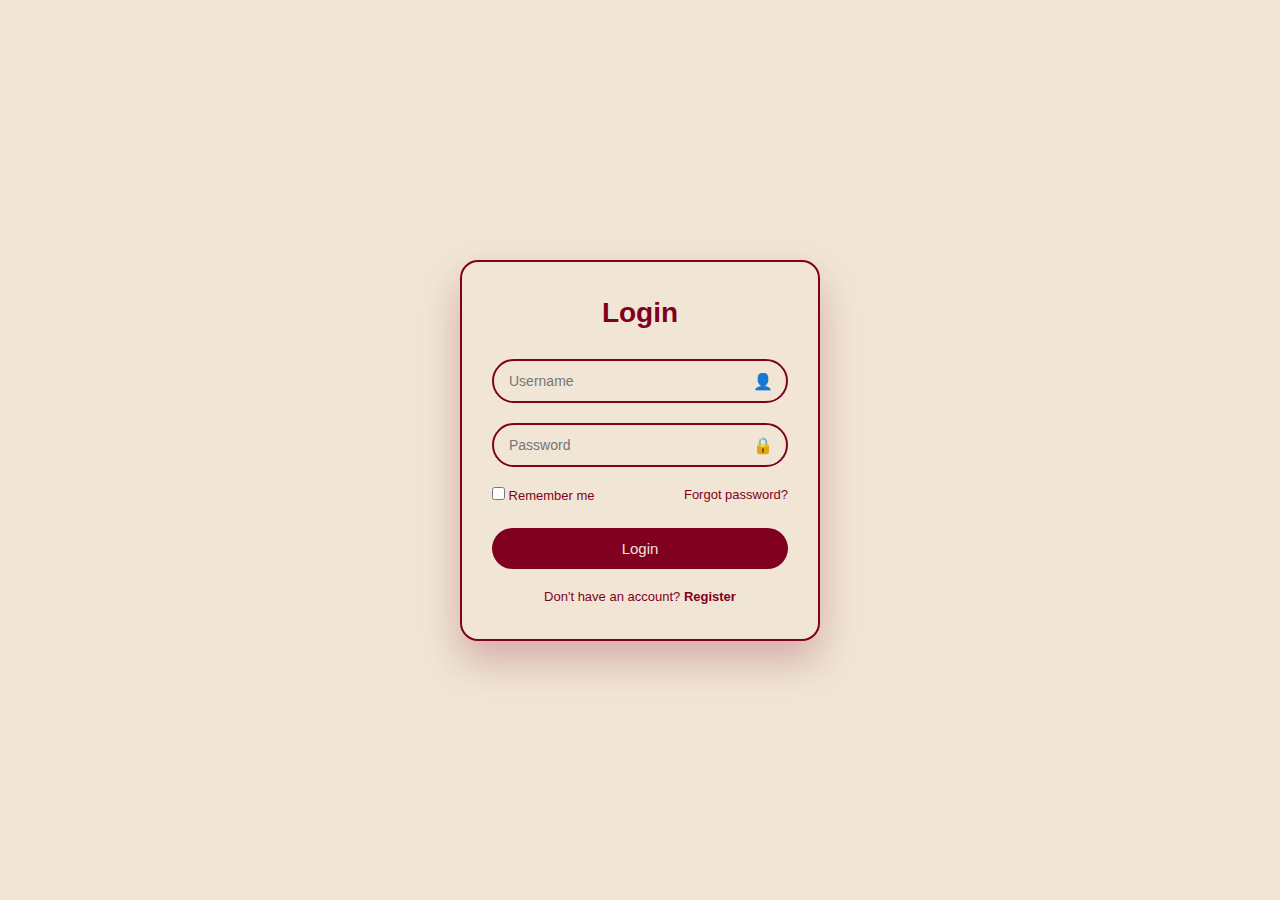
<file: Login.html>
<!DOCTYPE html>
<html lang="en">
  <head>
    <meta charset="UTF-8" />
    <title>Login</title>
    <link rel="stylesheet" href="./css/Login.css" />
  </head>
  <body>
    <div class="login-container">
      <h2>Login</h2>

      <div class="input-box">
        <input type="text" id="username" placeholder="Username" />
        <span class="icon">👤</span>
      </div>

      <div class="input-box">
        <input type="password" id="password" placeholder="Password" />
        <span class="icon">🔒</span>
      </div>

      <div class="options">
        <label> <input type="checkbox" /> Remember me </label>
        <a href="#">Forgot password?</a>
      </div>

      <button type="button" onclick="login()">Login</button>
      <p class="register">
        Don't have an account? <a href="./Registration_form.html">Register</a>
      </p>
    </div>
    <script>
      function login() {
        const username = document.getElementById("username").value;
        const password = document.getElementById("password").value;

        fetch("http://localhost:3000/login", {
          method: "POST",
          headers: { "Content-Type": "application/json" },
          body: JSON.stringify({ username, password }),
        })
          .then((res) => res.json())
          .then((data) => {
            if (data.role === "admin") {
              window.location.href = "./AdminModule/admin.html";
            } else if (data.role === "user") {
              localStorage.setItem("empName", data.name);
              window.location.href = "./UserModule/user.html";
            } else {
              alert("Invalid credentials");
            }
          });
      }
    </script>
  </body>
</html>
</file>
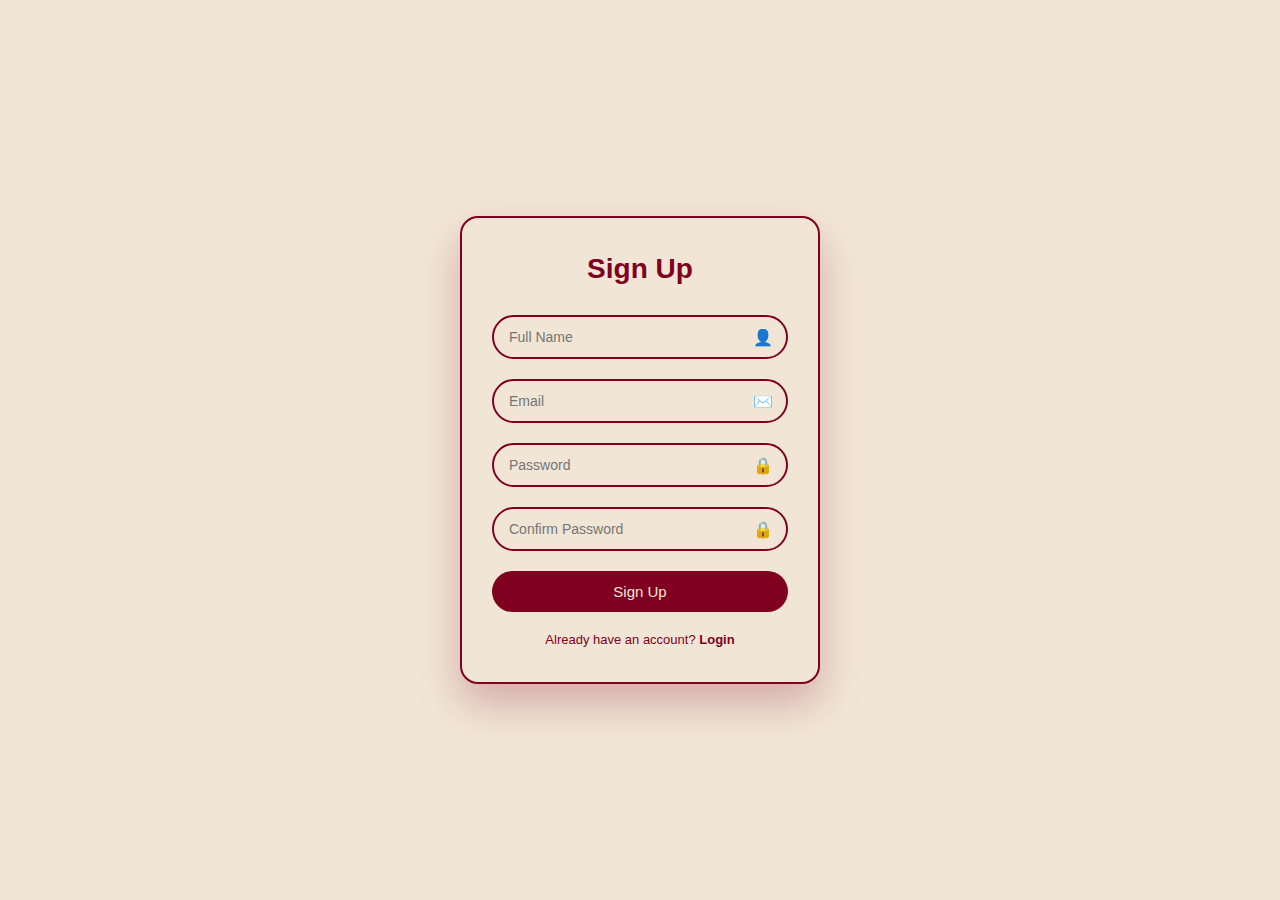
<file: Registration_form.html>
<!DOCTYPE html>
<html lang="en">
  <head>
    <meta charset="UTF-8" />
    <title>Register</title>
    <link rel="stylesheet" href="./css/Login.css" />
  </head>
  <body>
    <div class="login-container">
      <h2>Sign Up</h2>

      <form onsubmit="return validateRegister()">
        <div class="input-box">
          <input type="text" id="name" placeholder="Full Name" required />
          <span class="icon">👤</span>
        </div>

        <div class="input-box">
          <input type="email" id="email" placeholder="Email" required />
          <span class="icon">✉️</span>
        </div>

        <div class="input-box">
          <input
            type="password"
            id="password"
            placeholder="Password"
            required
          />
          <span class="icon">🔒</span>
        </div>

        <div class="input-box">
          <input
            type="password"
            id="confirmPassword"
            placeholder="Confirm Password"
            required
          />
          <span class="icon">🔒</span>
        </div>

        <button type="submit">Sign Up</button>

        <div class="register">
          Already have an account? <a href="./Login.html">Login</a>
        </div>
      </form>
    </div>

    <script>
      function validateRegister() {
        const pass = document.getElementById("password").value;
        const confirmPass = document.getElementById("confirmPassword").value;

        if (pass !== confirmPass) {
          alert("Passwords do not match!");
          return false;
        }

        alert("Registration Successful!");
        return true;
      }
    </script>
  </body>
</html>
</file>
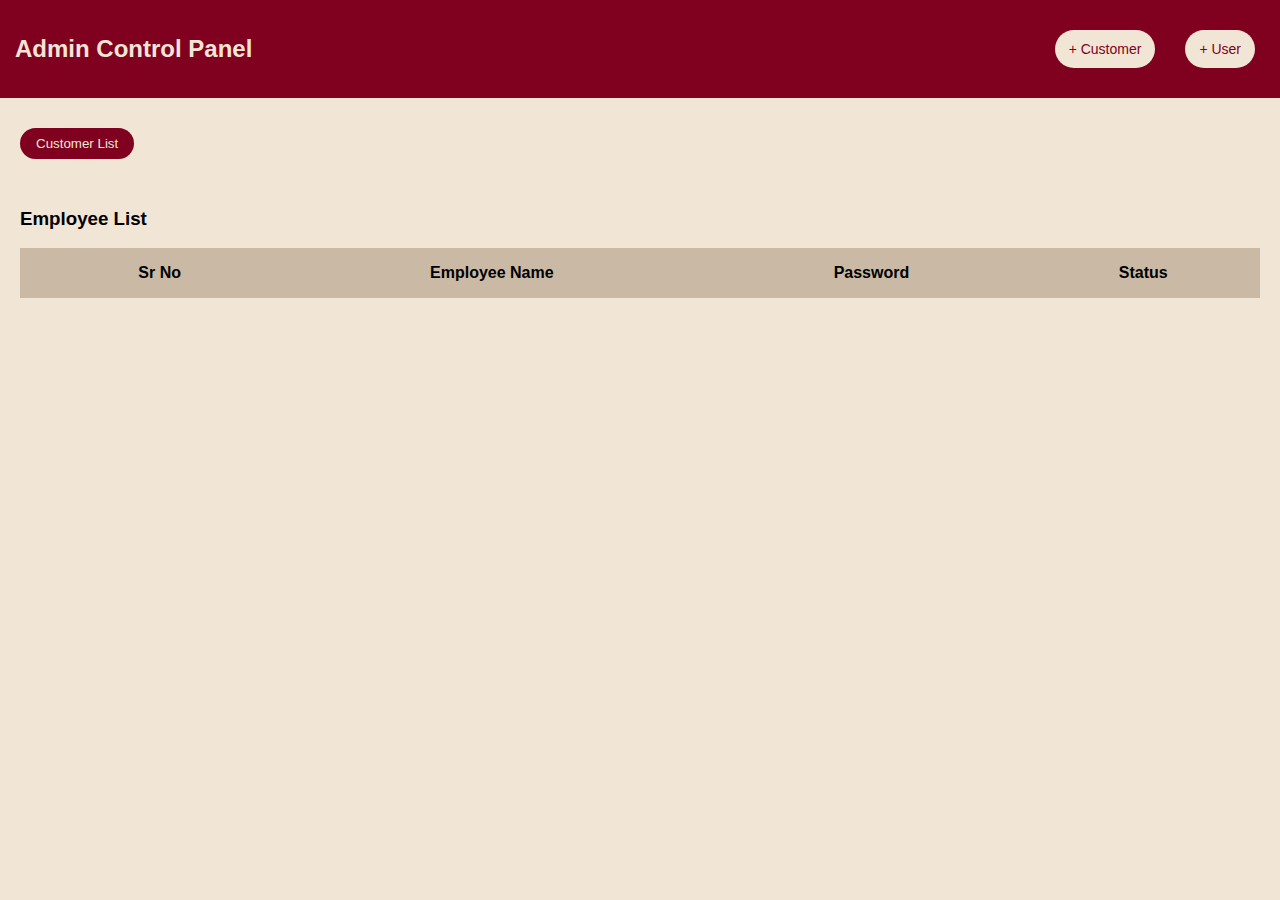
<file: AdminModule/admin.html>
<!DOCTYPE html>
<html lang="en">
  <head>
    <meta charset="UTF-8" />
    <meta name="viewport" content="width=device-width, initial-scale=1.0" />
    <title>Admin Dashboard</title>
    <link rel="stylesheet" href="../AdminModule/css/admin.css" />
  </head>

  <body>
    <div id="blur">
      <header>
        <h2>Admin Control Panel</h2>
        <div class="actions">
          <button onclick="openCustomer()">+ Customer</button>
          <button onclick="openUser()">+ User</button>
        </div>
      </header>

      <!-- CUSTOMER LIST BUTTON -->
      <div class="customer-list-bar">
        <button onclick="toggleCustomerList()">Customer List</button>
      </div>

      <!-- CUSTOMER LIST -->
      <div
        class="employee-section"
        id="customerListSection"
        style="display: none"
      >
        <h3>Customer List</h3>
        <table>
          <thead>
            <tr>
              <th></th>
              <th>Sr No</th>
              <th>Customer Name</th>
              <th>Customer ID</th>
              <th>Password</th>
            </tr>
          </thead>
          <tbody id="customerListBody"></tbody>
        </table>
      </div>

      <!-- EMPLOYEE LIST -->
      <section class="employee-section">
        <h3>Employee List</h3>
        <table>
          <thead>
            <tr>
              <th></th>
              <th>Sr No</th>
              <th>Employee Name</th>
              <th>Password</th>
              <th>Status</th>
            </tr>
          </thead>

          <tbody id="employeeList"></tbody>
        </table>
      </section>
    </div>

    <!-- ADD USER -->
    <div class="modal" id="userModal">
      <h3>Add Employee</h3>
      <input type="text" id="empName" placeholder="Employee Name" />
      <input type="text" id="empId" placeholder="Employee ID" />
      <input type="password" id="empPassword" placeholder="Password" />
      <button onclick="addEmployee()">Done</button>
      <button class="cancel" onclick="closeModals()">Cancel</button>
    </div>

    <!-- ADD CUSTOMER -->
    <div class="modal" id="customerModal">
      <h3>Add Customer</h3>
      <input type="text" id="custName" placeholder="Customer Name" />
      <input type="text" id="custId" placeholder="Customer ID" />
      <input type="password" id="custPassword" placeholder="Password" />
      <button onclick="addCustomer()">Add Customer</button>
      <button class="cancel" onclick="closeModals()">Cancel</button>
    </div>

    <!-- ASSIGN -->
    <div class="modal" id="assignModal">
      <h3 id="assignTitle">Assign Customers</h3>
      <div id="customerCheckboxes"></div>

      <button onclick="assignCustomer()">Assign</button>
      <button onclick="notAssignCustomer()" class="danger">Not Assign</button>
      <button class="cancel" onclick="closeModals()">Cancel</button>
    </div>

    <!-- DELETE CONFIRM -->
    <div class="modal" id="deleteModal">
      <h3 id="deleteText"></h3>
      <button onclick="confirmDelete()">Confirm</button>
      <button class="cancel" onclick="closeModals()">Cancel</button>
    </div>

    <!--javascript -->

    <script>
      let deleteType = "";
      let deleteId = "";

      const API = "http://localhost:3000";

      /* ================= BLUR ================= */
      function blurOn() {
        document.getElementById("blur").classList.add("blur");
      }
      function blurOff() {
        document.getElementById("blur").classList.remove("blur");
      }
      function closeModals() {
        blurOff();
        document
          .querySelectorAll(".modal")
          .forEach((m) => m.classList.remove("show"));
      }
      function clearInputs() {
        document
          .querySelectorAll(".modal input")
          .forEach((i) => (i.value = ""));
      }

      /* ================= OPEN MODALS ================= */
      function openUser() {
        clearInputs();
        blurOn();
        userModal.classList.add("show");
      }
      function openCustomer() {
        clearInputs();
        blurOn();
        customerModal.classList.add("show");
      }

      /* ================= LOAD DATA ================= */
      window.onload = () => {
        loadEmployees();
        loadCustomers();
      };

      function loadEmployees() {
        fetch(API + "/employees")
          .then((res) => res.json())
          .then((data) => {
            employeeList.innerHTML = "";
            data.forEach((e, i) => {
              employeeList.innerHTML += `
<tr>
  <td>
    <div class="delete-box"
      onclick="openDelete('employee','${e.emp_id}')">✖</div>
  </td>
  <td>${i + 1}</td>
  <td onclick="openAssign('${e.emp_id}', '${e.assigned_customers || ""}')">
    ${e.emp_name}
    <div class="assigned-customers">${e.assigned_customers || ""}</div>
  </td>
 <td>${e.password}</td>
  <td class="${e.assigned_customers ? "assigned" : "not"}">
    ${e.assigned_customers ? "Assigned" : "Not Assigned"}
  </td>
</tr>`;
            });
          });
      }
      function loadCustomers() {
        fetch(API + "/customers")
          .then((res) => res.json())
          .then((data) => {
            customerListBody.innerHTML = "";
            data.forEach((c, i) => {
              customerListBody.innerHTML += `
<tr>
  <td>
    <div class="delete-box small"
      onclick="openDelete('customer','${c.cust_id}')">✖</div>
  </td>
  <td>${i + 1}</td>
  <td>${c.cust_name}</td>
  <td>${c.cust_id}</td>
<td>${c.password}</td>
</tr>`;
            });
          });
      }

      /* ================= ADD EMPLOYEE ================= */
      function addEmployee() {
        if (!empName.value || !empId.value || !empPassword.value) {
          alert("Fill all fields");
          return;
        }

        fetch(API + "/employees", {
          method: "POST",
          headers: { "Content-Type": "application/json" },
          body: JSON.stringify({
            name: empName.value,
            empId: empId.value,
            password: empPassword.value,
          }),
        })
          .then((res) => res.text())
          .then((msg) => {
            alert(msg);
            closeModals();
            loadCustomers();
          });
      }

      /* ================= ADD CUSTOMER ================= */
      function addCustomer() {
        if (!custName.value || !custId.value || !custPassword.value) {
          alert("Fill all fields");
          return;
        }

        fetch(API + "/customers", {
          method: "POST",
          headers: { "Content-Type": "application/json" },
          body: JSON.stringify({
            name: custName.value,
            custId: custId.value,
            password: custPassword.value,
          }),
        })
          .then((res) => res.text())
          .then((msg) => {
            alert(msg);
            closeModals();
            loadCustomers();
          });
      }

      /* ================= ASSIGN ================= */
      let currentEmpId = "";

      function openAssign(empId, assignedCustomers) {
        currentEmpId = empId;
        blurOn();
        assignModal.classList.add("show");
        customerCheckboxes.innerHTML = "";

        // string → array
        let assigned = [];
        if (assignedCustomers) {
          assigned = assignedCustomers.split(",").map((c) => c.trim());
        }

        fetch(API + "/customers")
          .then((res) => res.json())
          .then((data) => {
            data.forEach((c) => {
              const checked = assigned.includes(c.cust_name);

              customerCheckboxes.innerHTML += `
          <div class="customer-row">
            <input type="checkbox" value="${c.cust_name}" ${
                checked ? "checked" : ""
              }>
            <span>${c.cust_name} (${c.cust_id})</span>
          </div>
        `;
            });
          });
      }

      function assignCustomer() {
        const selected = [
          ...document.querySelectorAll("#customerCheckboxes input:checked"),
        ].map((i) => i.value);

        fetch(API + "/assign", {
          method: "POST",
          headers: { "Content-Type": "application/json" },
          body: JSON.stringify({
            empId: currentEmpId,
            customers: selected,
          }),
        }).then(() => {
          closeModals();
          loadEmployees();
        });
      }

      /*==========Not assign=============*/

      function notAssignCustomer() {
        if (!currentEmpId) return;

        if (!confirm("Remove all assigned customers from this employee?"))
          return;

        fetch(API + "/unassign/" + currentEmpId, {
          method: "PUT",
        })
          .then((res) => res.text())
          .then((msg) => {
            alert(msg);
            closeModals();
            loadEmployees();
          });
      }

      /* ================= CUSTOMER LIST TOGGLE ================= */
      function toggleCustomerList() {
        const section = document.getElementById("customerListSection");
        section.style.display =
          section.style.display === "none" ? "block" : "none";
      }

      function openDelete(type, id) {
        deleteType = type;
        deleteId = id;
        blurOn();
        deleteText.innerText = `Do you want to remove this ${type}?`;
        deleteModal.classList.add("show");
      }

      function confirmDelete() {
        fetch(`${API}/${deleteType}s/${deleteId}`, {
          method: "DELETE",
        })
          .then((res) => res.text())
          .then((msg) => {
            alert(msg);
            closeModals();
            loadEmployees();
            loadCustomers();
          });
      }
    </script>
  </body>
</html>
</file>
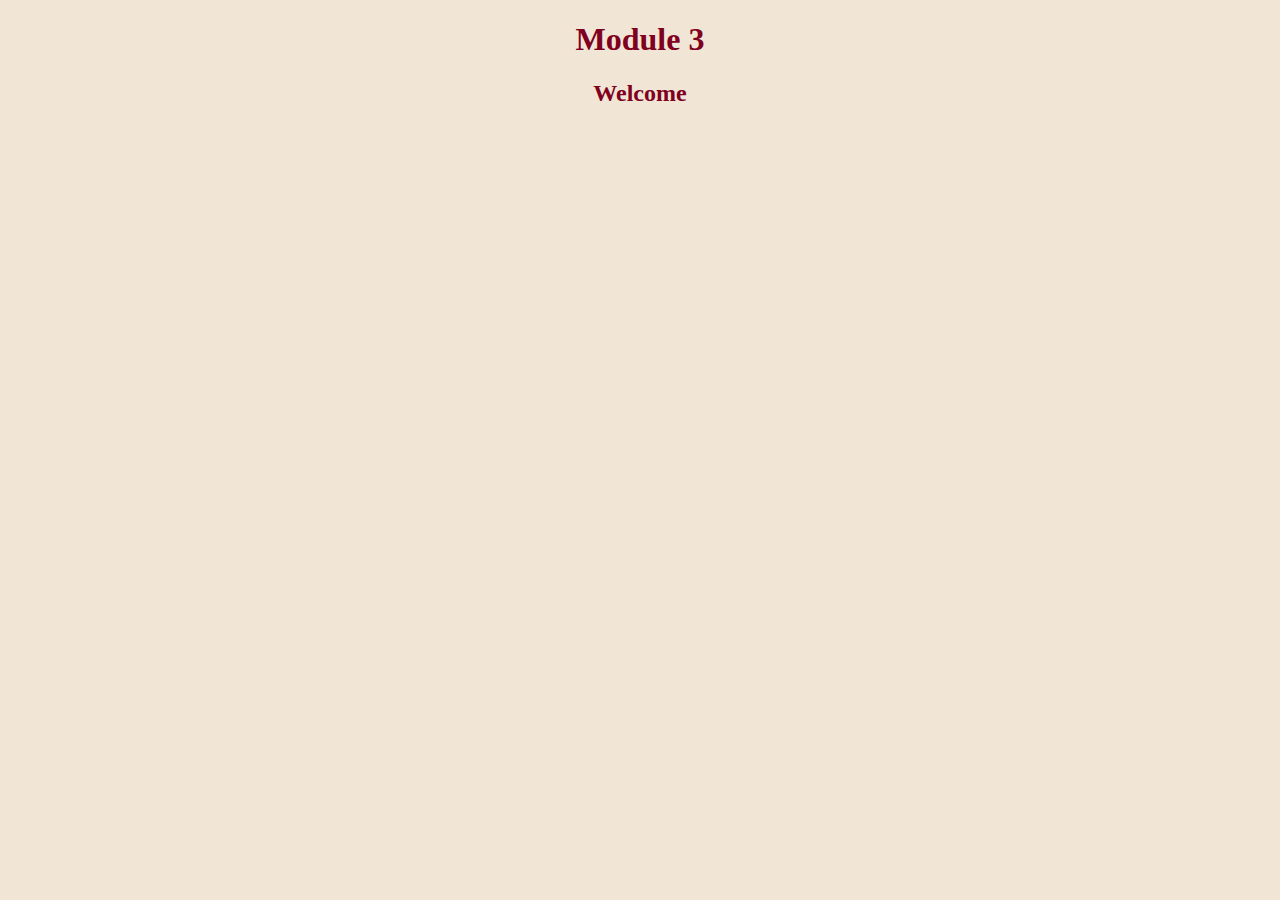
<file: UserModule/user.html>
<!DOCTYPE html>
<html lang="en">
  <head>
    <meta charset="UTF-8" />
    <meta name="viewport" content="width=device-width, initial-scale=1.0" />
    <title>User Dashboard</title>
  </head>
  <body style="background-color: #f1e6d6; color: #800020; text-align: center">
    <h1>Module 3</h1>
    <h2>Welcome <span id="emp"></span></h2>

    <script>
      document.addEventListener("DOMContentLoaded", () => {
        const name = localStorage.getItem("empName");
        document.getElementById("emp").innerText = name;
      });
    </script>
  </body>
</html>
</file>
<file: AdminModule/css/admin.css>
* {
  font-family: Poppins, sans-serif;
  box-sizing: border-box;
}

body {
  margin: 0;
  background: #f1e6d6;
}

/* ================= HEADER (MOBILE) ================= */
header {
  display: flex;
  flex-direction: column; /* stack on mobile */
  gap: 12px;
  padding: 15px;
  background: #800020;
  color: #f1e6d6;
  text-align: center;
}

.actions {
  display: flex;
  gap: 10px;
  justify-content: center;
}

.actions button {
  padding: 8px 14px;
  background: #f1e6d6;
  color: #800020;
  border: none;
  border-radius: 20px;
  cursor: pointer;
  font-size: 14px;
  cursor: pointer;
}

/* ================= CUSTOMER LIST BUTTON ================= */
.customer-list-bar {
  padding: 10px;
  text-align: center;
}

.customer-list-bar button {
  padding: 8px 16px;
  background: #800020;
  color: #f1e6d6;
  border: none;
  border-radius: 20px;
  cursor: pointer;
}

/* ================= SECTION ================= */
.employee-section {
  padding: 12px;
}

/* ================= TABLE (MOBILE FRIENDLY) ================= */
table {
  width: 100%;
  background: #fff;
  border-radius: 10px;
  border-collapse: collapse;
  font-size: 13px;
  overflow-x: auto;
}

thead {
  background-color: #c9b9a5;
}

th,
td {
  padding: 8px;
  text-align: center;
}

/* hide first column spacing issue on small screens */
th:first-child,
td:first-child {
  width: 30px;
}

tr:hover {
  background: #c9b9a5;
}

.assigned {
  color: green;
}

.not {
  color: red;
}

.assigned-customers {
  font-size: 11px;
  color: #555;
}

/* ================= DELETE BOX ================= */
.delete-box {
  width: 20px;
  height: 20px;
  background: #800020;
  color: #f1e6d6;
  display: flex;
  align-items: center;
  justify-content: center;
  border-radius: 6px;
  cursor: pointer;
  font-size: 11px;
  margin: auto;
}

.delete-box.small {
  width: 16px;
  height: 16px;
  font-size: 9px;
}

/* ================= MODAL (MOBILE) ================= */
.modal {
  position: fixed;
  top: 50%;
  left: 50%;
  transform: translate(-50%, -50%);
  background: #fff;
  padding: 20px;
  width: 90%; /* full width on mobile */
  max-width: 320px;
  border-radius: 15px;
  display: none;
  z-index: 100;
}

.modal.show {
  display: block;
}

.modal input {
  width: 100%;
  padding: 10px;
  margin: 8px 0;
  border-radius: 8px;
  border: 1px solid #800020;
}

.modal button {
  width: 100%;
  padding: 10px;
  background: #800020;
  color: #f1e6d6;
  border: none;
  border-radius: 15px;
  margin-top: 10px;
  cursor: pointer;
}

.cancel {
  background: #ccc;
  color: #333;
}

/* ================= CUSTOMER ROW ================= */
.customer-row {
  display: flex;
  align-items: center;
  gap: 8px;
  font-size: 13px;
  margin: 6px 0;
}

/* ================= BLUR ================= */
.blur {
  filter: blur(5px);
  pointer-events: none;
}

@media screen and (min-width: 600px) {
  header {
    flex-direction: row;
    justify-content: space-between;
    text-align: left;
  }

  .actions button {
    margin: 15px 10px;
    border: none;
    cursor: pointer;
  }
  .employee-section {
    padding: 20px;
  }

  .customer-list-bar {
    margin-top: 20px;
    padding: 10px 20px;
    display: flex;
    font-size: 16px;
    justify-content: left;
  }

  table {
    font-size: 16px;
  }

  th,
  td {
    padding: 16px;
  }
  .modal {
    width: 320px;
  }
}
</file>
<file: css/Login.css>
/* RESET */
* {
  margin: 0;
  padding: 0;
  box-sizing: border-box;
  font-family: "Poppins", sans-serif;
}

/* PAGE BACKGROUND */
body {
  min-height: 100vh;
  display: flex;
  justify-content: center;
  align-items: center;
  background: #f1e6d6;
}

/* LOGIN CARD */
.login-container {
  width: 360px;
  padding: 35px 30px;
  background: #f1e6d6;
  border-radius: 18px;
  box-shadow: 0 20px 40px rgba(128, 0, 32, 0.25);
  border: 2px solid #800020;
}

/* TITLE */
.login-container h2 {
  text-align: center;
  color: #800020;
  margin-bottom: 30px;
  font-size: 28px;
}

/* INPUT BOX */
.input-box {
  position: relative;
  margin-bottom: 20px;
}

.input-box input {
  width: 100%;
  padding: 12px 45px 12px 15px;
  border-radius: 30px;
  border: 2px solid #800020;
  outline: none;
  background: #f1e6d6;
  color: #800020;
  font-size: 14px;
}

/* ICON */
.input-box .icon {
  position: absolute;
  right: 15px;
  top: 50%;
  transform: translateY(-50%);
  color: #800020;
}

/* OPTIONS */
.options {
  display: flex;
  justify-content: space-between;
  align-items: center;
  margin: 15px 0 25px;
  font-size: 13px;
  color: #800020;
}

.options a {
  color: #800020;
  text-decoration: none;
  font-weight: 500;
}

/* BUTTON */
button {
  width: 100%;
  padding: 12px;
  border-radius: 30px;
  border: none;
  background: #800020;
  color: #f1e6d6;
  font-size: 15px;
  cursor: pointer;
  transition: 0.3s ease;
}

button:hover {
  background: #660019;
}

/* REGISTER */
.register {
  text-align: center;
  margin-top: 20px;
  font-size: 13px;
  color: #800020;
}

.register a {
  color: #800020;
  font-weight: 600;
  text-decoration: none;
}
</file>
